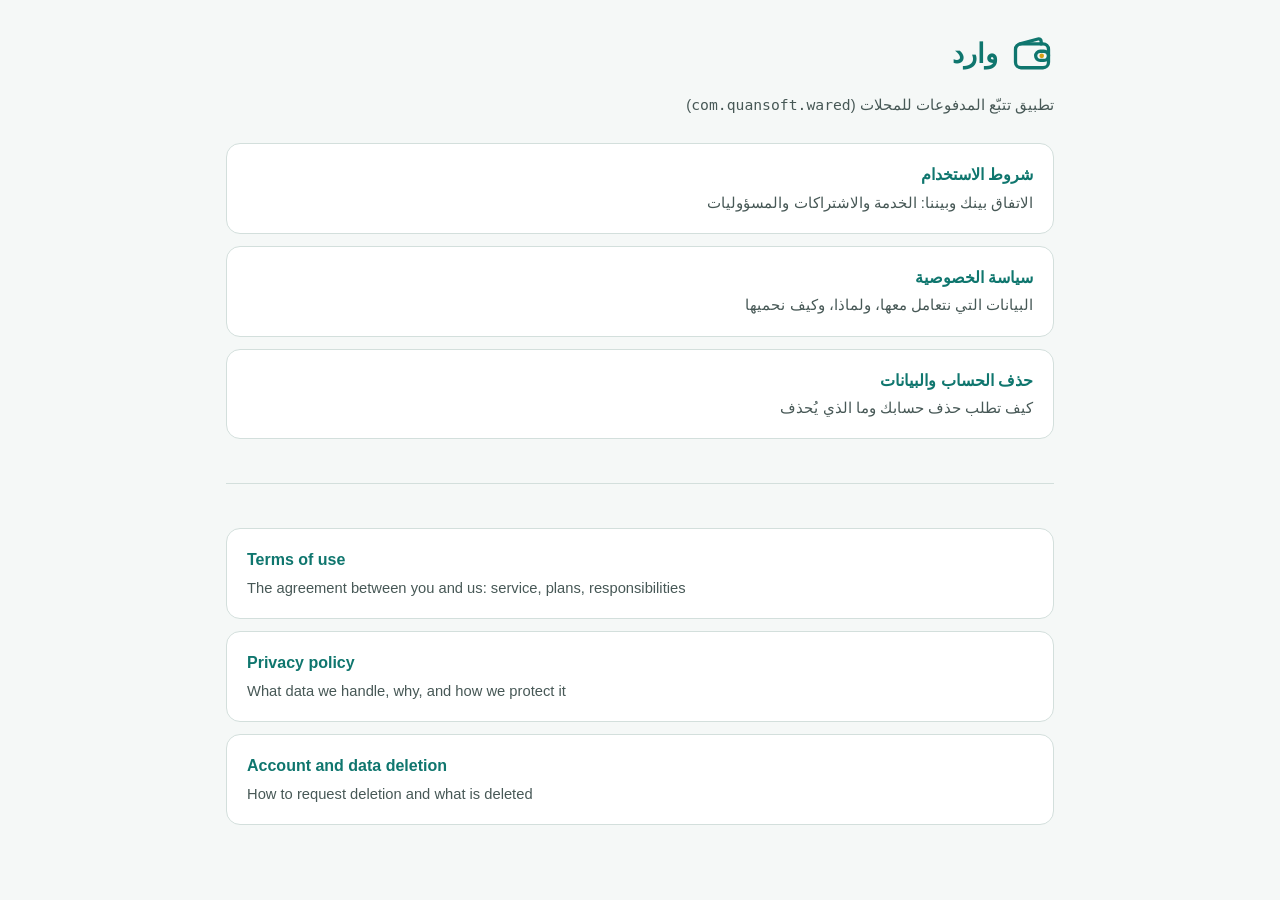
<file: index.html>
<!doctype html>
<html lang="ar" dir="rtl">
<head>
<meta charset="utf-8">
<meta name="viewport" content="width=device-width, initial-scale=1">
<title>وارد: السياسات</title>
<link rel="icon" href="assets/wallet.svg" type="image/svg+xml">
<link rel="stylesheet" href="assets/legal.css">
</head>
<body>
<main>
<header class="brand"><img src="assets/wallet.svg" alt=""><h1>وارد</h1></header>
<p class="muted">تطبيق تتبّع المدفوعات للمحلات (<code>com.quansoft.wared</code>)</p>
<nav class="links">
  <a href="terms/">شروط الاستخدام<span>الاتفاق بينك وبيننا: الخدمة والاشتراكات والمسؤوليات</span></a>
  <a href="privacy/">سياسة الخصوصية<span>البيانات التي نتعامل معها، ولماذا، وكيف نحميها</span></a>
  <a href="delete/">حذف الحساب والبيانات<span>كيف تطلب حذف حسابك وما الذي يُحذف</span></a>
</nav>
<hr>
<div class="en">
<nav class="links">
  <a href="terms/">Terms of use<span>The agreement between you and us: service, plans, responsibilities</span></a>
  <a href="privacy/">Privacy policy<span>What data we handle, why, and how we protect it</span></a>
  <a href="delete/">Account and data deletion<span>How to request deletion and what is deleted</span></a>
</nav>
</div>
</main>
</body>
</html>
</file>
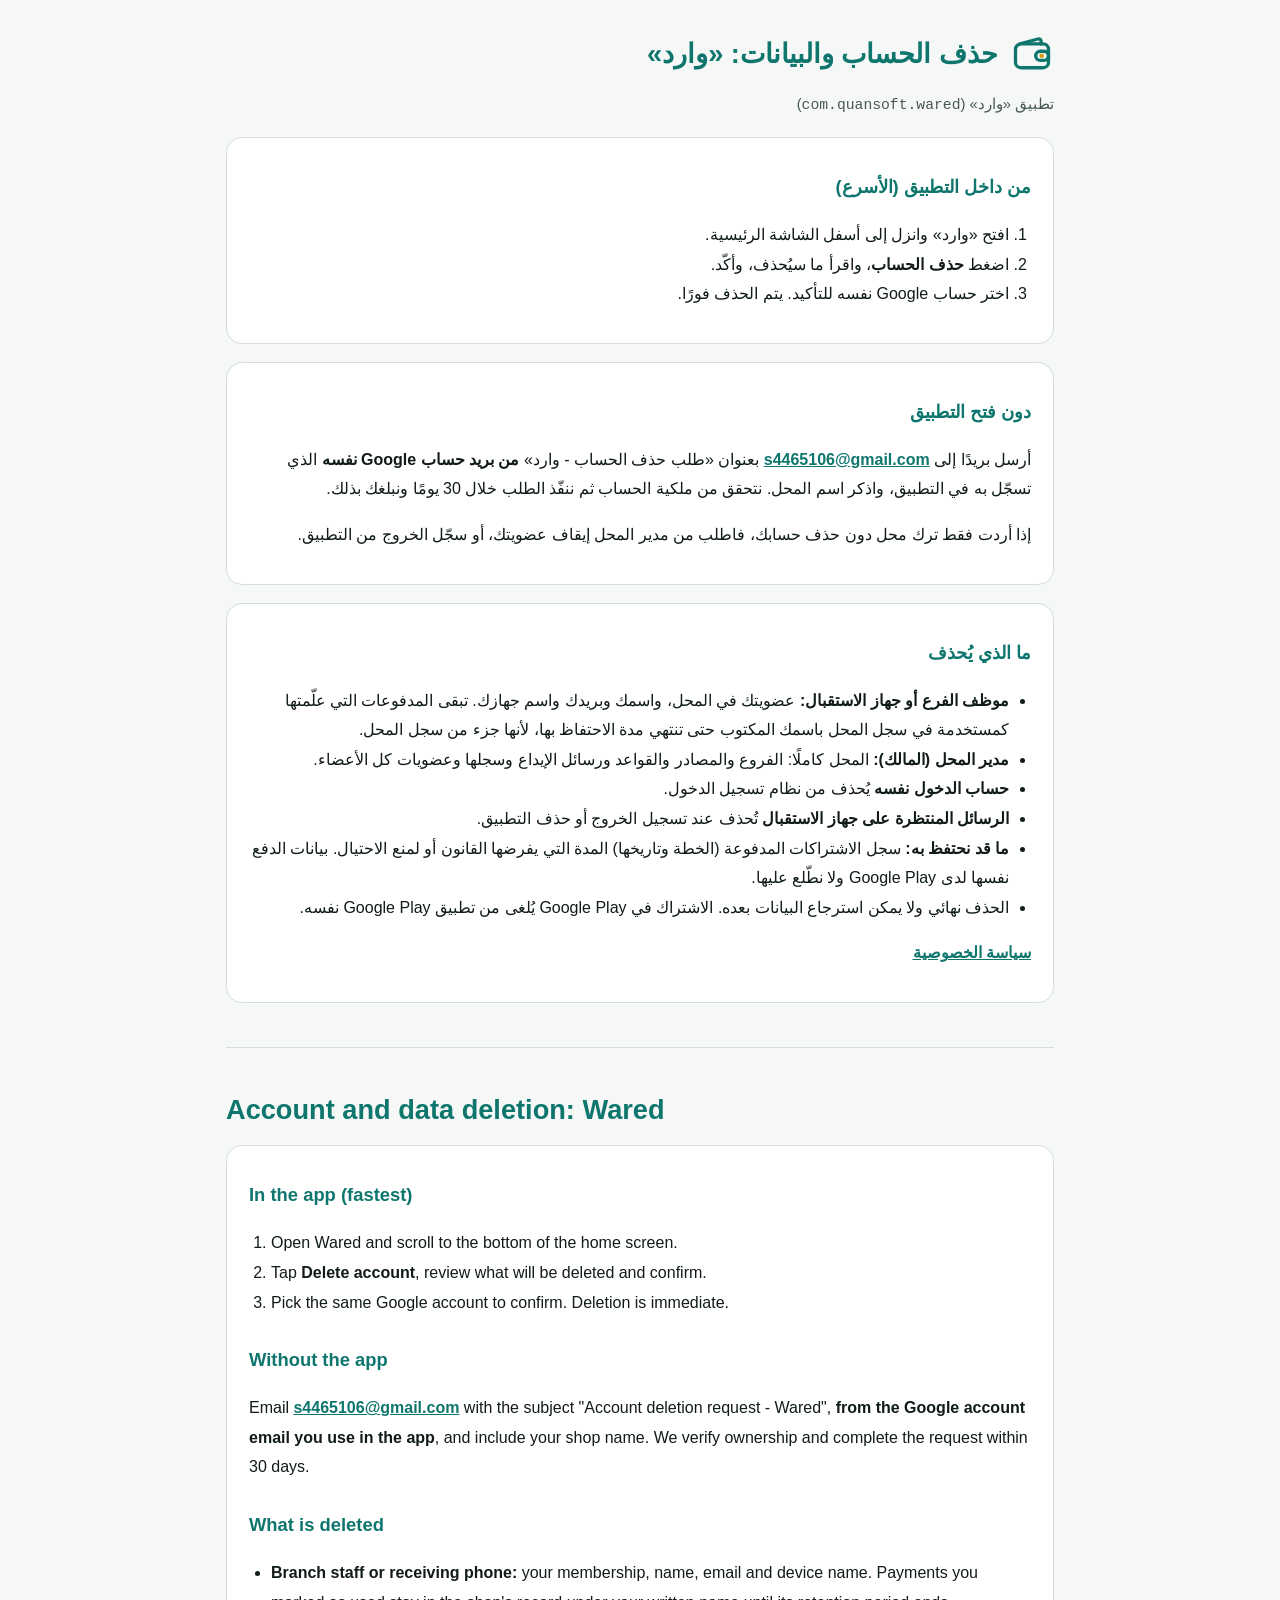
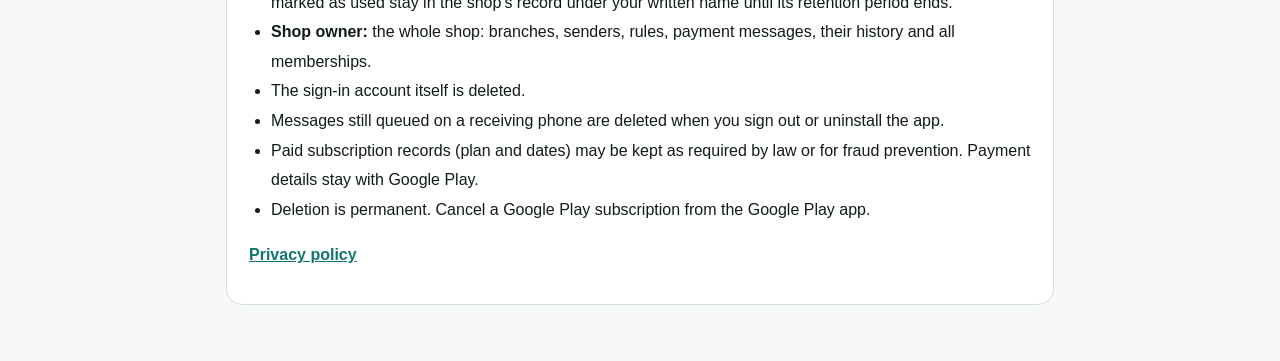
<file: delete/index.html>
<!doctype html>
<html lang="ar" dir="rtl">
<head>
<meta charset="utf-8">
<meta name="viewport" content="width=device-width, initial-scale=1">
<title>حذف الحساب والبيانات: وارد</title>
<link rel="icon" href="../assets/wallet.svg" type="image/svg+xml">
<link rel="stylesheet" href="../assets/legal.css">
</head>
<body>
<main>
<header class="brand"><img src="../assets/wallet.svg" alt=""><h1>حذف الحساب والبيانات: «وارد»</h1></header>
<p class="muted">تطبيق «وارد» (<code>com.quansoft.wared</code>)</p>

<section>
<h2>من داخل التطبيق (الأسرع)</h2>
<ol>
  <li>افتح «وارد» وانزل إلى أسفل الشاشة الرئيسية.</li>
  <li>اضغط <b>حذف الحساب</b>، واقرأ ما سيُحذف، وأكّد.</li>
  <li>اختر حساب Google نفسه للتأكيد. يتم الحذف فورًا.</li>
</ol>
</section>

<section>
<h2>دون فتح التطبيق</h2>
<p>أرسل بريدًا إلى <a href="mailto:s4465106@gmail.com?subject=%D8%B7%D9%84%D8%A8%20%D8%AD%D8%B0%D9%81%20%D8%A7%D9%84%D8%AD%D8%B3%D8%A7%D8%A8%20-%20%D9%88%D8%A7%D8%B1%D8%AF">s4465106@gmail.com</a>
  بعنوان «طلب حذف الحساب - وارد» <b>من بريد حساب Google نفسه</b> الذي تسجّل به في التطبيق، واذكر اسم المحل.
  نتحقق من ملكية الحساب ثم ننفّذ الطلب خلال 30 يومًا ونبلغك بذلك.</p>
<p>إذا أردت فقط ترك محل دون حذف حسابك، فاطلب من مدير المحل إيقاف عضويتك، أو سجّل الخروج من التطبيق.</p>
</section>

<section>
<h2>ما الذي يُحذف</h2>
<ul>
  <li><b>موظف الفرع أو جهاز الاستقبال:</b> عضويتك في المحل، واسمك وبريدك واسم جهازك. تبقى المدفوعات التي علّمتها كمستخدمة في سجل المحل باسمك المكتوب حتى تنتهي مدة الاحتفاظ بها، لأنها جزء من سجل المحل.</li>
  <li><b>مدير المحل (المالك):</b> المحل كاملًا: الفروع والمصادر والقواعد ورسائل الإيداع وسجلها وعضويات كل الأعضاء.</li>
  <li><b>حساب الدخول نفسه</b> يُحذف من نظام تسجيل الدخول.</li>
  <li><b>الرسائل المنتظرة على جهاز الاستقبال</b> تُحذف عند تسجيل الخروج أو حذف التطبيق.</li>
  <li><b>ما قد نحتفظ به:</b> سجل الاشتراكات المدفوعة (الخطة وتاريخها) المدة التي يفرضها القانون أو لمنع الاحتيال. بيانات الدفع نفسها لدى Google Play ولا نطّلع عليها.</li>
  <li>الحذف نهائي ولا يمكن استرجاع البيانات بعده. الاشتراك في Google Play يُلغى من تطبيق Google Play نفسه.</li>
</ul>
<p><a href="../privacy/">سياسة الخصوصية</a></p>
</section>

<hr>

<div class="en">
<h1>Account and data deletion: Wared</h1>
<section>
<h2>In the app (fastest)</h2>
<ol><li>Open Wared and scroll to the bottom of the home screen.</li><li>Tap <b>Delete account</b>, review what will be deleted and confirm.</li><li>Pick the same Google account to confirm. Deletion is immediate.</li></ol>
<h2>Without the app</h2>
<p>Email <a href="mailto:s4465106@gmail.com?subject=Account%20deletion%20request%20-%20Wared">s4465106@gmail.com</a> with the subject "Account deletion request - Wared", <b>from the Google account email you use in the app</b>, and include your shop name. We verify ownership and complete the request within 30 days.</p>
<h2>What is deleted</h2>
<ul>
  <li><b>Branch staff or receiving phone:</b> your membership, name, email and device name. Payments you marked as used stay in the shop's record under your written name until its retention period ends.</li>
  <li><b>Shop owner:</b> the whole shop: branches, senders, rules, payment messages, their history and all memberships.</li>
  <li>The sign-in account itself is deleted.</li>
  <li>Messages still queued on a receiving phone are deleted when you sign out or uninstall the app.</li>
  <li>Paid subscription records (plan and dates) may be kept as required by law or for fraud prevention. Payment details stay with Google Play.</li>
  <li>Deletion is permanent. Cancel a Google Play subscription from the Google Play app.</li>
</ul>
<p><a href="../privacy/">Privacy policy</a></p>
</section>
</div>
</main>
</body>
</html>
</file>
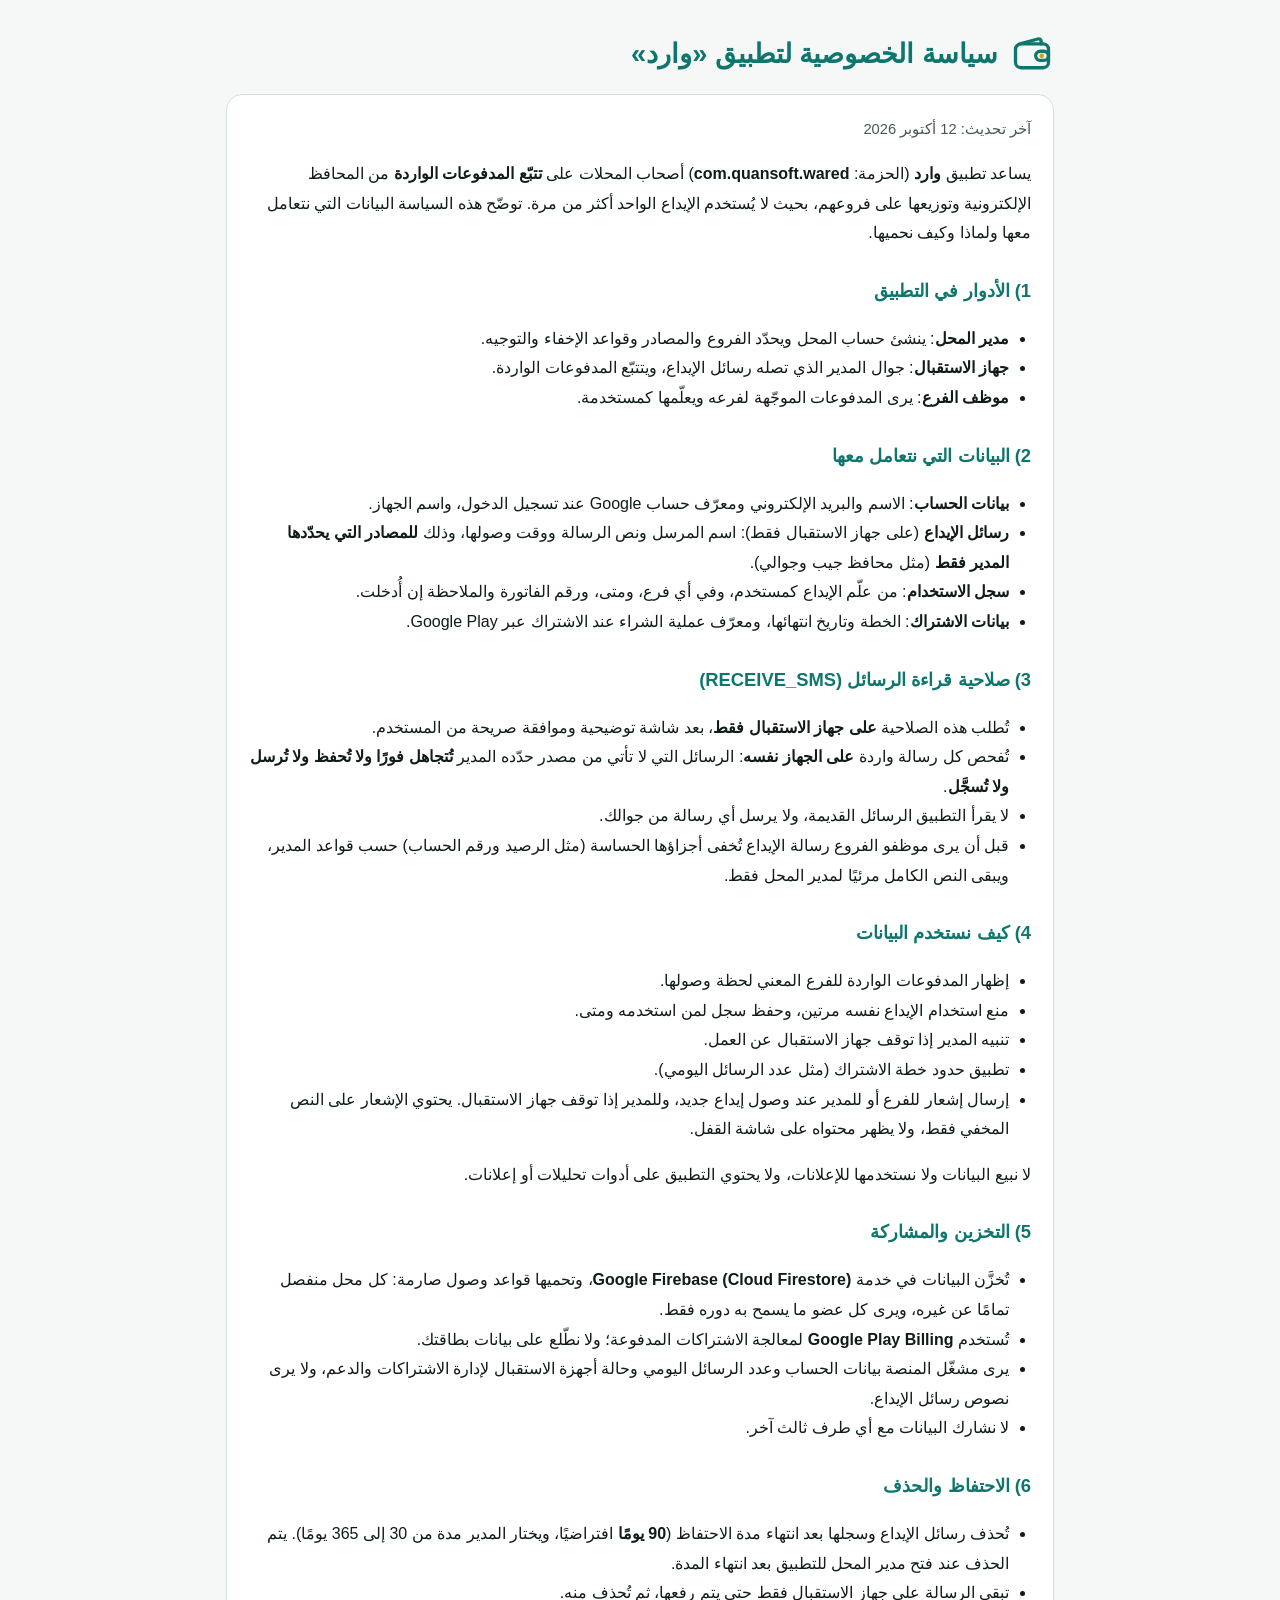
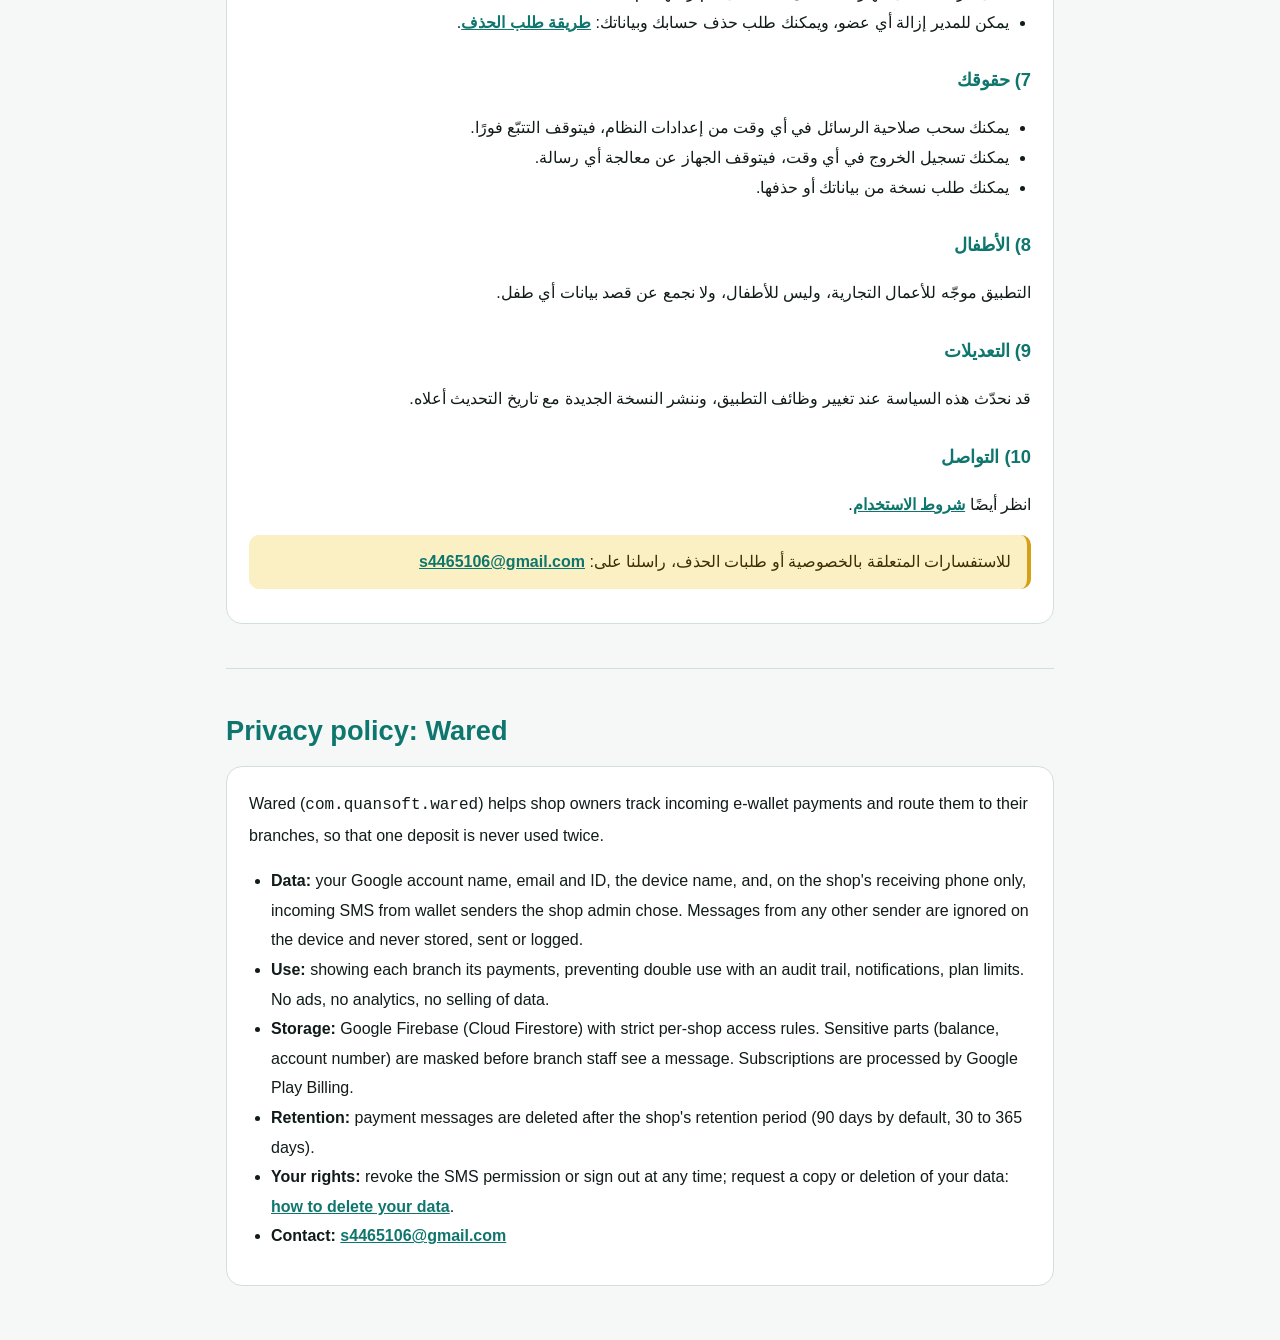
<file: privacy/index.html>
<!doctype html>
<html lang="ar" dir="rtl">
<head>
<meta charset="utf-8">
<meta name="viewport" content="width=device-width, initial-scale=1">
<title>سياسة الخصوصية: وارد</title>
<link rel="icon" href="../assets/wallet.svg" type="image/svg+xml">
<link rel="stylesheet" href="../assets/legal.css">
</head>
<body>
<main>
<header class="brand"><img src="../assets/wallet.svg" alt=""><h1>سياسة الخصوصية لتطبيق «وارد»</h1></header>
<section>
<p class="meta">آخر تحديث: 12 أكتوبر 2026</p>

    <p>
      يساعد تطبيق <strong>وارد</strong> (الحزمة: <strong>com.quansoft.wared</strong>) أصحاب المحلات
      على <strong>تتبّع المدفوعات الواردة</strong> من المحافظ الإلكترونية وتوزيعها على فروعهم، بحيث لا يُستخدم الإيداع
      الواحد أكثر من مرة. توضّح هذه السياسة البيانات التي نتعامل معها ولماذا وكيف نحميها.
    </p>

    <h2>1) الأدوار في التطبيق</h2>
    <ul>
      <li><strong>مدير المحل</strong>: ينشئ حساب المحل ويحدّد الفروع والمصادر وقواعد الإخفاء والتوجيه.</li>
      <li><strong>جهاز الاستقبال</strong>: جوال المدير الذي تصله رسائل الإيداع، ويتتبّع المدفوعات الواردة.</li>
      <li><strong>موظف الفرع</strong>: يرى المدفوعات الموجّهة لفرعه ويعلّمها كمستخدمة.</li>
    </ul>

    <h2>2) البيانات التي نتعامل معها</h2>
    <ul>
      <li><strong>بيانات الحساب</strong>: الاسم والبريد الإلكتروني ومعرّف حساب Google عند تسجيل الدخول، واسم الجهاز.</li>
      <li><strong>رسائل الإيداع</strong> (على جهاز الاستقبال فقط): اسم المرسل ونص الرسالة ووقت وصولها، وذلك
        <strong>للمصادر التي يحدّدها المدير فقط</strong> (مثل محافظ جيب وجوالي).</li>
      <li><strong>سجل الاستخدام</strong>: من علّم الإيداع كمستخدم، وفي أي فرع، ومتى، ورقم الفاتورة والملاحظة إن أُدخلت.</li>
      <li><strong>بيانات الاشتراك</strong>: الخطة وتاريخ انتهائها، ومعرّف عملية الشراء عند الاشتراك عبر Google Play.</li>
    </ul>

    <h2>3) صلاحية قراءة الرسائل (RECEIVE_SMS)</h2>
    <ul>
      <li>تُطلب هذه الصلاحية <strong>على جهاز الاستقبال فقط</strong>، بعد شاشة توضيحية وموافقة صريحة من المستخدم.</li>
      <li>تُفحص كل رسالة واردة <strong>على الجهاز نفسه</strong>: الرسائل التي لا تأتي من مصدر حدّده المدير
        <strong>تُتجاهل فورًا ولا تُحفظ ولا تُرسل ولا تُسجَّل</strong>.</li>
      <li>لا يقرأ التطبيق الرسائل القديمة، ولا يرسل أي رسالة من جوالك.</li>
      <li>قبل أن يرى موظفو الفروع رسالة الإيداع تُخفى أجزاؤها الحساسة (مثل الرصيد ورقم الحساب) حسب قواعد المدير،
        ويبقى النص الكامل مرئيًا لمدير المحل فقط.</li>
    </ul>

    <h2>4) كيف نستخدم البيانات</h2>
    <ul>
      <li>إظهار المدفوعات الواردة للفرع المعني لحظة وصولها.</li>
      <li>منع استخدام الإيداع نفسه مرتين، وحفظ سجل لمن استخدمه ومتى.</li>
      <li>تنبيه المدير إذا توقف جهاز الاستقبال عن العمل.</li>
      <li>تطبيق حدود خطة الاشتراك (مثل عدد الرسائل اليومي).</li>
      <li>إرسال إشعار للفرع أو للمدير عند وصول إيداع جديد، وللمدير إذا توقف جهاز الاستقبال. يحتوي الإشعار على النص المخفي فقط، ولا يظهر محتواه على شاشة القفل.</li>
    </ul>
    <p>لا نبيع البيانات ولا نستخدمها للإعلانات، ولا يحتوي التطبيق على أدوات تحليلات أو إعلانات.</p>

    <h2>5) التخزين والمشاركة</h2>
    <ul>
      <li>تُخزَّن البيانات في خدمة <strong>Google Firebase (Cloud Firestore)</strong>، وتحميها قواعد وصول صارمة:
        كل محل منفصل تمامًا عن غيره، ويرى كل عضو ما يسمح به دوره فقط.</li>
      <li>تُستخدم <strong>Google Play Billing</strong> لمعالجة الاشتراكات المدفوعة؛ ولا نطّلع على بيانات بطاقتك.</li>
      <li>يرى مشغّل المنصة بيانات الحساب وعدد الرسائل اليومي وحالة أجهزة الاستقبال لإدارة الاشتراكات والدعم، ولا يرى نصوص رسائل الإيداع.</li>
      <li>لا نشارك البيانات مع أي طرف ثالث آخر.</li>
    </ul>

    <h2>6) الاحتفاظ والحذف</h2>
    <ul>
      <li>تُحذف رسائل الإيداع وسجلها بعد انتهاء مدة الاحتفاظ (<strong>90 يومًا</strong> افتراضيًا، ويختار المدير مدة من 30 إلى 365 يومًا). يتم الحذف عند فتح مدير المحل للتطبيق بعد انتهاء المدة.</li>
      <li>تبقى الرسالة على جهاز الاستقبال فقط حتى يتم رفعها، ثم تُحذف منه.</li>
      <li>يمكن للمدير إزالة أي عضو، ويمكنك طلب حذف حسابك وبياناتك: <a href="../delete/">طريقة طلب الحذف</a>.</li>
    </ul>

    <h2>7) حقوقك</h2>
    <ul>
      <li>يمكنك سحب صلاحية الرسائل في أي وقت من إعدادات النظام، فيتوقف التتبّع فورًا.</li>
      <li>يمكنك تسجيل الخروج في أي وقت، فيتوقف الجهاز عن معالجة أي رسالة.</li>
      <li>يمكنك طلب نسخة من بياناتك أو حذفها.</li>
    </ul>

    <h2>8) الأطفال</h2>
    <p>التطبيق موجّه للأعمال التجارية، وليس للأطفال، ولا نجمع عن قصد بيانات أي طفل.</p>

    <h2>9) التعديلات</h2>
    <p>قد نحدّث هذه السياسة عند تغيير وظائف التطبيق، وننشر النسخة الجديدة مع تاريخ التحديث أعلاه.</p>

    <h2>10) التواصل</h2>
    <p>انظر أيضًا <a href="../terms/">شروط الاستخدام</a>.</p>
    <p class="note">
      للاستفسارات المتعلقة بالخصوصية أو طلبات الحذف، راسلنا على: <a href="mailto:s4465106@gmail.com">s4465106@gmail.com</a>
    </p>
</section>

<hr>
<div class="en">
<h1>Privacy policy: Wared</h1>
<section>
<p>Wared (<code>com.quansoft.wared</code>) helps shop owners track incoming e-wallet payments and route them to their branches, so that one deposit is never used twice.</p>
<ul>
  <li><b>Data:</b> your Google account name, email and ID, the device name, and, on the shop's receiving phone only, incoming SMS from wallet senders the shop admin chose. Messages from any other sender are ignored on the device and never stored, sent or logged.</li>
  <li><b>Use:</b> showing each branch its payments, preventing double use with an audit trail, notifications, plan limits. No ads, no analytics, no selling of data.</li>
  <li><b>Storage:</b> Google Firebase (Cloud Firestore) with strict per-shop access rules. Sensitive parts (balance, account number) are masked before branch staff see a message. Subscriptions are processed by Google Play Billing.</li>
  <li><b>Retention:</b> payment messages are deleted after the shop's retention period (90 days by default, 30 to 365 days).</li>
  <li><b>Your rights:</b> revoke the SMS permission or sign out at any time; request a copy or deletion of your data: <a href="../delete/">how to delete your data</a>.</li>
  <li><b>Contact:</b> <a href="mailto:s4465106@gmail.com">s4465106@gmail.com</a></li>
</ul>
</section>
</div>

</main>
</body>
</html>
</file>
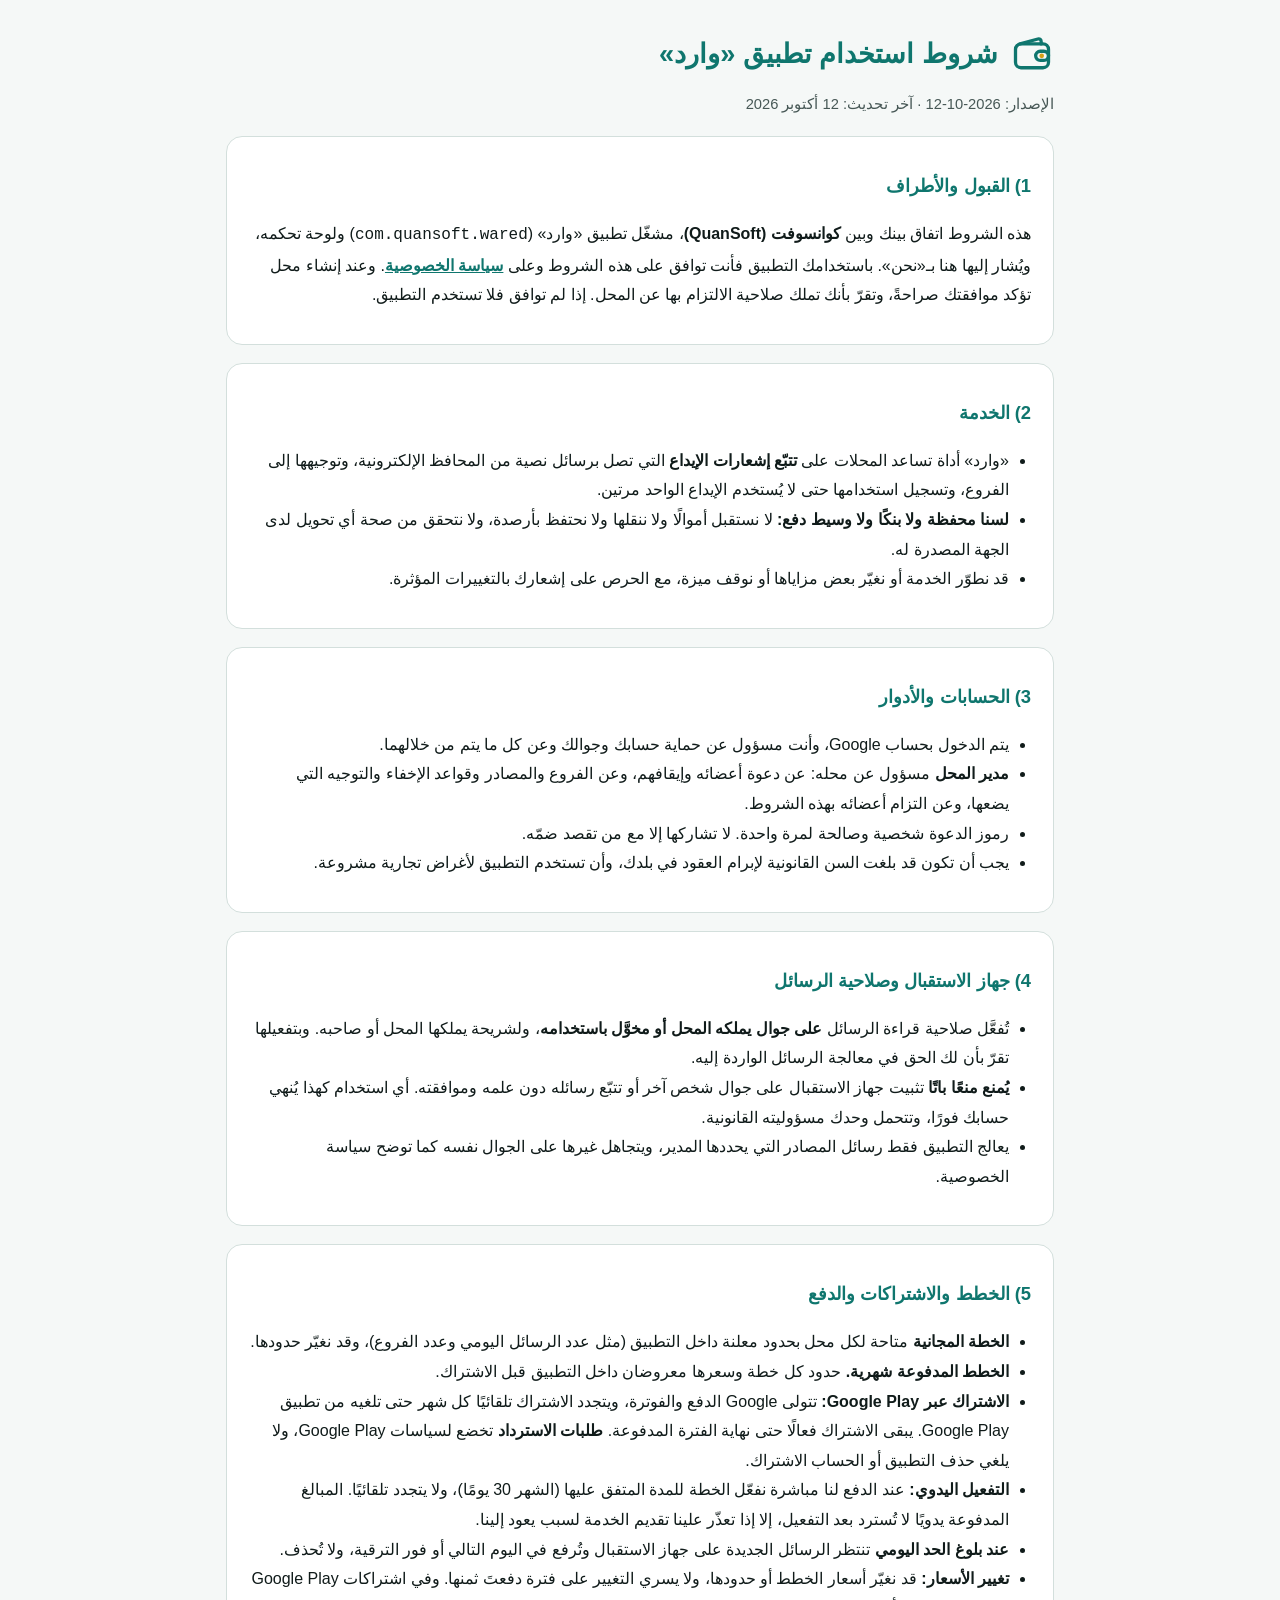
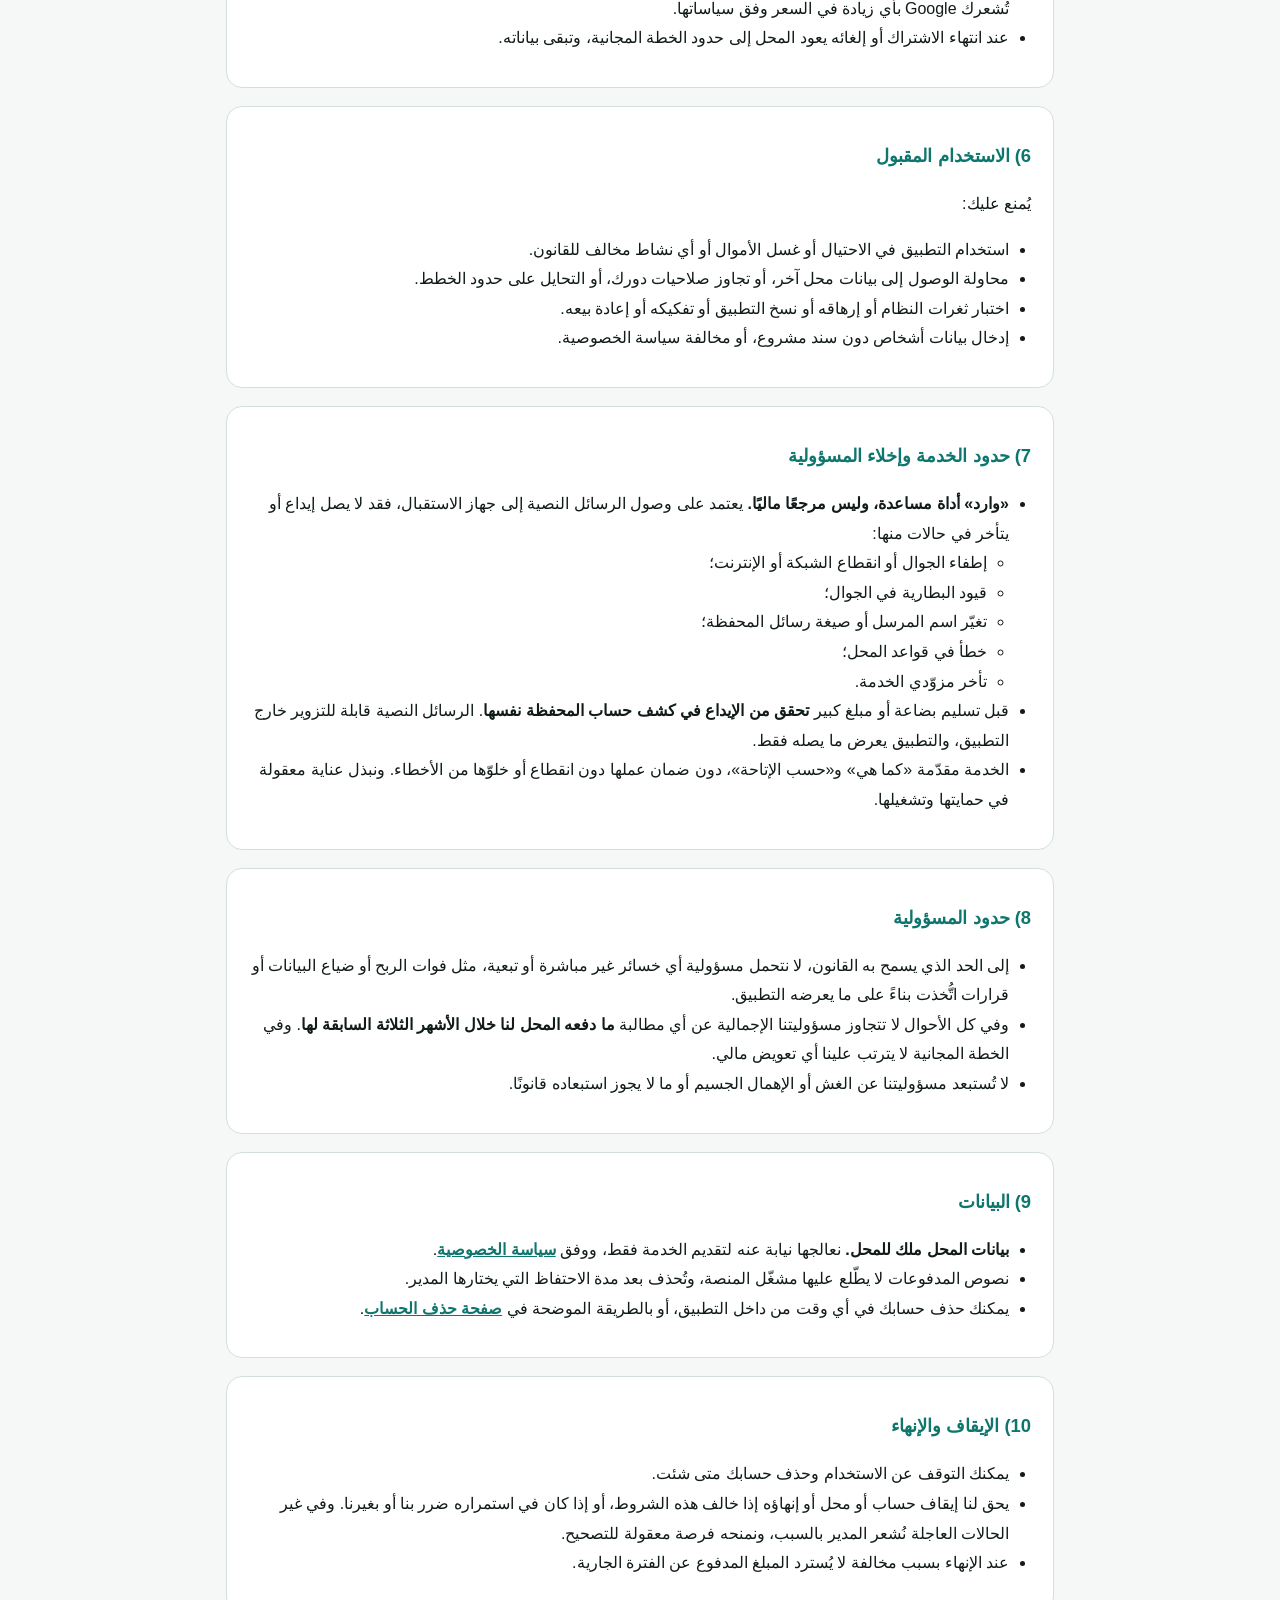
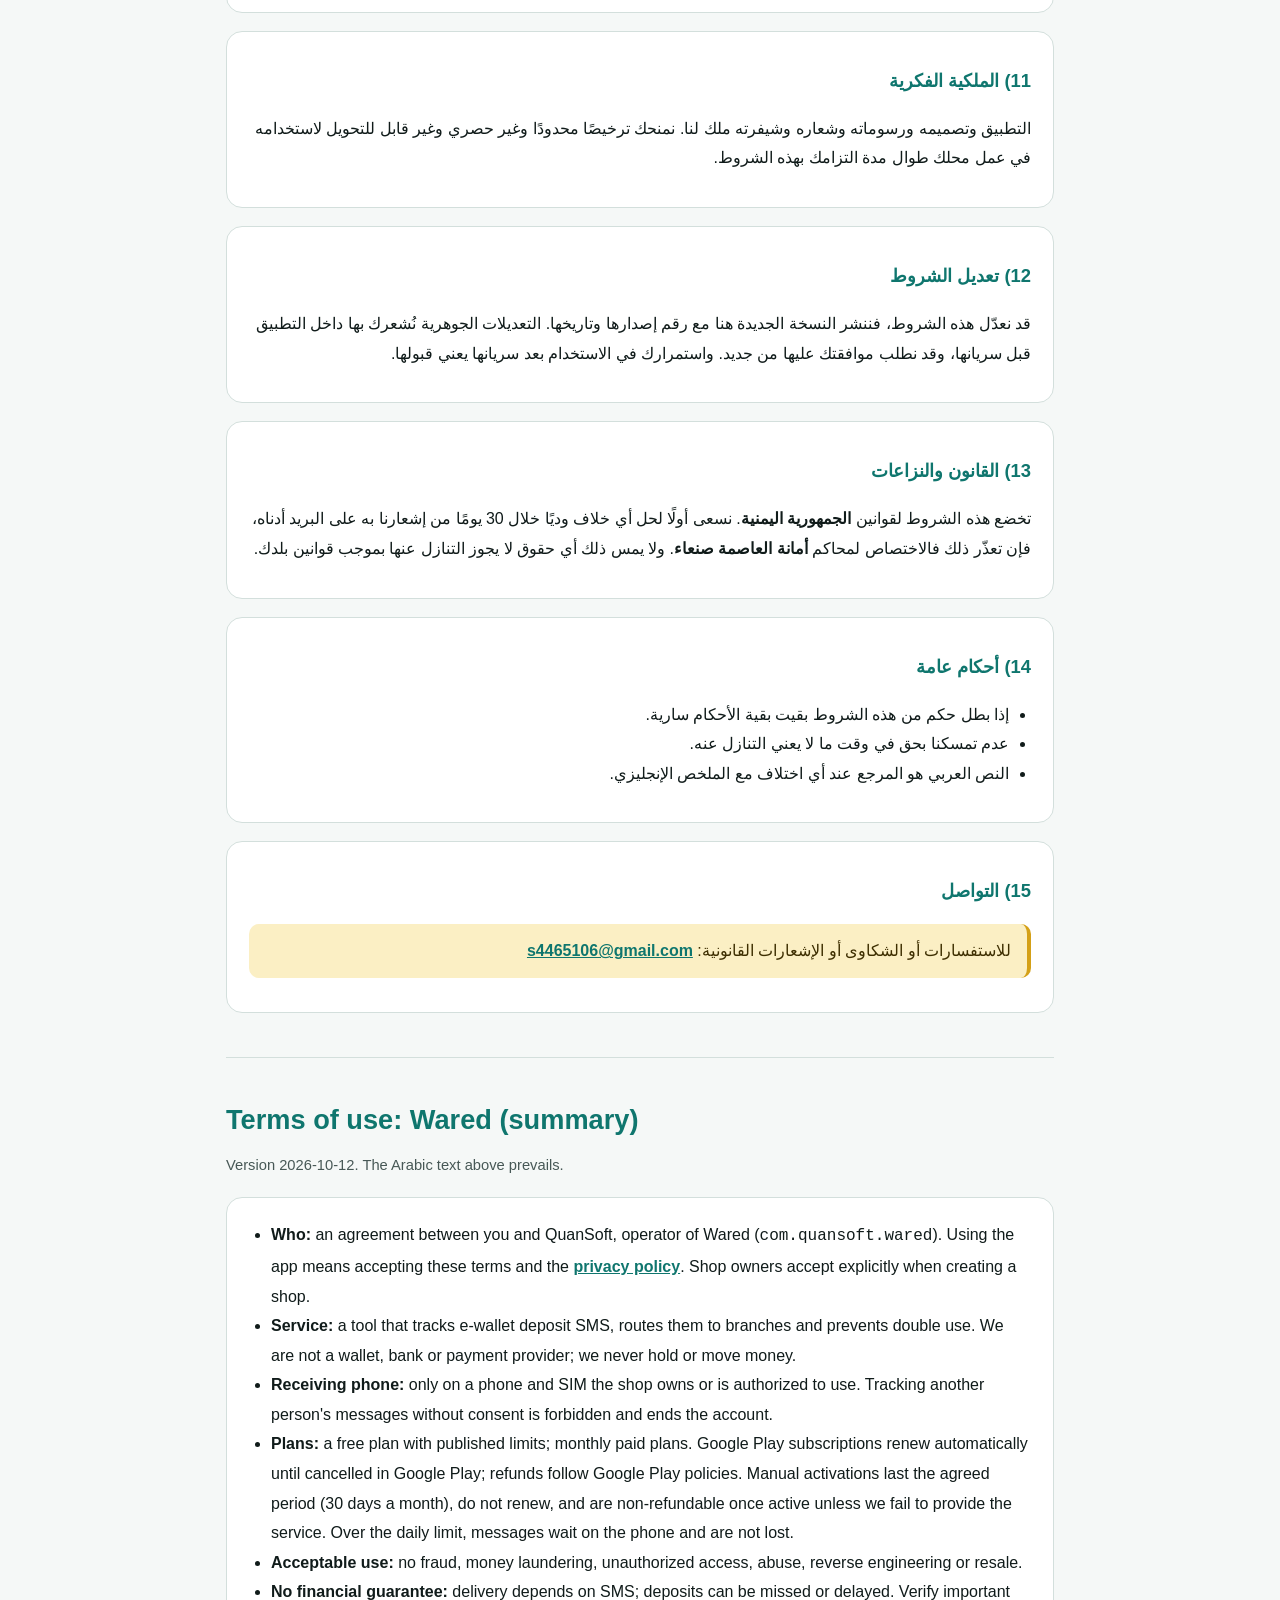
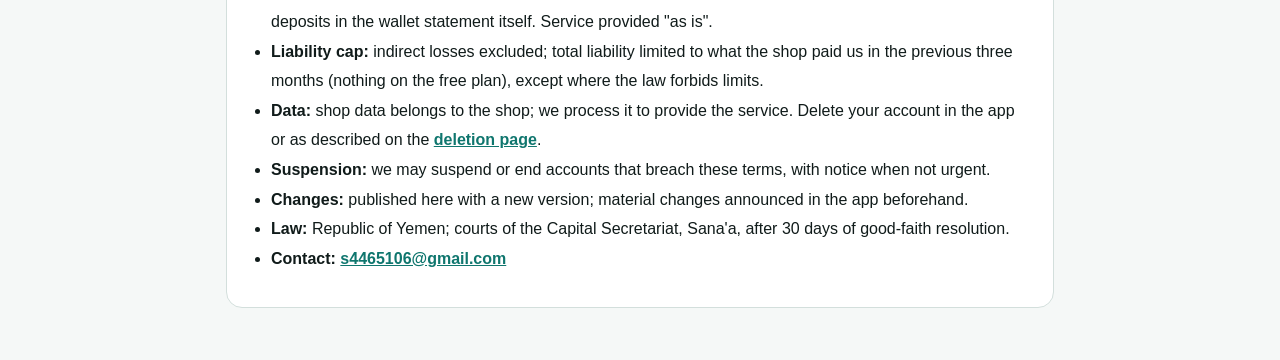
<file: terms/index.html>
<!doctype html>
<html lang="ar" dir="rtl">
<head>
<meta charset="utf-8">
<meta name="viewport" content="width=device-width, initial-scale=1">
<title>شروط الاستخدام: وارد</title>
<link rel="icon" href="../assets/wallet.svg" type="image/svg+xml">
<link rel="stylesheet" href="../assets/legal.css">
</head>
<body>
<main>
<header class="brand"><img src="../assets/wallet.svg" alt=""><h1>شروط استخدام تطبيق «وارد»</h1></header>
<p class="meta">الإصدار: 2026-10-12 · آخر تحديث: 12 أكتوبر 2026</p>

<section>
<h2>1) القبول والأطراف</h2>
<p>هذه الشروط اتفاق بينك وبين <b>كوانسوفت (QuanSoft)</b>، مشغّل تطبيق «وارد» (<code>com.quansoft.wared</code>) ولوحة تحكمه، ويُشار إليها هنا بـ«نحن».
  باستخدامك التطبيق فأنت توافق على هذه الشروط وعلى <a href="../privacy/">سياسة الخصوصية</a>. وعند إنشاء محل تؤكد موافقتك صراحةً، وتقرّ بأنك تملك صلاحية الالتزام بها عن المحل.
  إذا لم توافق فلا تستخدم التطبيق.</p>
</section>

<section>
<h2>2) الخدمة</h2>
<ul>
  <li>«وارد» أداة تساعد المحلات على <b>تتبّع إشعارات الإيداع</b> التي تصل برسائل نصية من المحافظ الإلكترونية، وتوجيهها إلى الفروع، وتسجيل استخدامها حتى لا يُستخدم الإيداع الواحد مرتين.</li>
  <li><b>لسنا محفظة ولا بنكًا ولا وسيط دفع:</b> لا نستقبل أموالًا ولا ننقلها ولا نحتفظ بأرصدة، ولا نتحقق من صحة أي تحويل لدى الجهة المصدرة له.</li>
  <li>قد نطوّر الخدمة أو نغيّر بعض مزاياها أو نوقف ميزة، مع الحرص على إشعارك بالتغييرات المؤثرة.</li>
</ul>
</section>

<section>
<h2>3) الحسابات والأدوار</h2>
<ul>
  <li>يتم الدخول بحساب Google، وأنت مسؤول عن حماية حسابك وجوالك وعن كل ما يتم من خلالهما.</li>
  <li><b>مدير المحل</b> مسؤول عن محله: عن دعوة أعضائه وإيقافهم، وعن الفروع والمصادر وقواعد الإخفاء والتوجيه التي يضعها، وعن التزام أعضائه بهذه الشروط.</li>
  <li>رموز الدعوة شخصية وصالحة لمرة واحدة. لا تشاركها إلا مع من تقصد ضمّه.</li>
  <li>يجب أن تكون قد بلغت السن القانونية لإبرام العقود في بلدك، وأن تستخدم التطبيق لأغراض تجارية مشروعة.</li>
</ul>
</section>

<section>
<h2>4) جهاز الاستقبال وصلاحية الرسائل</h2>
<ul>
  <li>تُفعَّل صلاحية قراءة الرسائل <b>على جوال يملكه المحل أو مخوَّل باستخدامه</b>، ولشريحة يملكها المحل أو صاحبه. وبتفعيلها تقرّ بأن لك الحق في معالجة الرسائل الواردة إليه.</li>
  <li><b>يُمنع منعًا باتًا</b> تثبيت جهاز الاستقبال على جوال شخص آخر أو تتبّع رسائله دون علمه وموافقته. أي استخدام كهذا يُنهي حسابك فورًا، وتتحمل وحدك مسؤوليته القانونية.</li>
  <li>يعالج التطبيق فقط رسائل المصادر التي يحددها المدير، ويتجاهل غيرها على الجوال نفسه كما توضح سياسة الخصوصية.</li>
</ul>
</section>

<section>
<h2>5) الخطط والاشتراكات والدفع</h2>
<ul>
  <li><b>الخطة المجانية</b> متاحة لكل محل بحدود معلنة داخل التطبيق (مثل عدد الرسائل اليومي وعدد الفروع)، وقد نغيّر حدودها.</li>
  <li><b>الخطط المدفوعة شهرية.</b> حدود كل خطة وسعرها معروضان داخل التطبيق قبل الاشتراك.</li>
  <li><b>الاشتراك عبر Google Play:</b> تتولى Google الدفع والفوترة، ويتجدد الاشتراك تلقائيًا كل شهر حتى تلغيه من تطبيق Google Play. يبقى الاشتراك فعالًا حتى نهاية الفترة المدفوعة. <b>طلبات الاسترداد</b> تخضع لسياسات Google Play، ولا يلغي حذف التطبيق أو الحساب الاشتراك.</li>
  <li><b>التفعيل اليدوي:</b> عند الدفع لنا مباشرة نفعّل الخطة للمدة المتفق عليها (الشهر 30 يومًا)، ولا يتجدد تلقائيًا. المبالغ المدفوعة يدويًا لا تُسترد بعد التفعيل، إلا إذا تعذّر علينا تقديم الخدمة لسبب يعود إلينا.</li>
  <li><b>عند بلوغ الحد اليومي</b> تنتظر الرسائل الجديدة على جهاز الاستقبال وتُرفع في اليوم التالي أو فور الترقية، ولا تُحذف.</li>
  <li><b>تغيير الأسعار:</b> قد نغيّر أسعار الخطط أو حدودها، ولا يسري التغيير على فترة دفعتَ ثمنها. وفي اشتراكات Google Play تُشعرك Google بأي زيادة في السعر وفق سياساتها.</li>
  <li>عند انتهاء الاشتراك أو إلغائه يعود المحل إلى حدود الخطة المجانية، وتبقى بياناته.</li>
</ul>
</section>

<section>
<h2>6) الاستخدام المقبول</h2>
<p>يُمنع عليك:</p>
<ul>
  <li>استخدام التطبيق في الاحتيال أو غسل الأموال أو أي نشاط مخالف للقانون.</li>
  <li>محاولة الوصول إلى بيانات محل آخر، أو تجاوز صلاحيات دورك، أو التحايل على حدود الخطط.</li>
  <li>اختبار ثغرات النظام أو إرهاقه أو نسخ التطبيق أو تفكيكه أو إعادة بيعه.</li>
  <li>إدخال بيانات أشخاص دون سند مشروع، أو مخالفة سياسة الخصوصية.</li>
</ul>
</section>

<section>
<h2>7) حدود الخدمة وإخلاء المسؤولية</h2>
<ul>
  <li><b>«وارد» أداة مساعدة، وليس مرجعًا ماليًا.</b> يعتمد على وصول الرسائل النصية إلى جهاز الاستقبال، فقد لا يصل إيداع أو يتأخر في حالات منها:
    <ul>
      <li>إطفاء الجوال أو انقطاع الشبكة أو الإنترنت؛</li>
      <li>قيود البطارية في الجوال؛</li>
      <li>تغيّر اسم المرسل أو صيغة رسائل المحفظة؛</li>
      <li>خطأ في قواعد المحل؛</li>
      <li>تأخر مزوّدي الخدمة.</li>
    </ul></li>
  <li>قبل تسليم بضاعة أو مبلغ كبير <b>تحقق من الإيداع في كشف حساب المحفظة نفسها</b>. الرسائل النصية قابلة للتزوير خارج التطبيق، والتطبيق يعرض ما يصله فقط.</li>
  <li>الخدمة مقدّمة «كما هي» و«حسب الإتاحة»، دون ضمان عملها دون انقطاع أو خلوّها من الأخطاء. ونبذل عناية معقولة في حمايتها وتشغيلها.</li>
</ul>
</section>

<section>
<h2>8) حدود المسؤولية</h2>
<ul>
  <li>إلى الحد الذي يسمح به القانون، لا نتحمل مسؤولية أي خسائر غير مباشرة أو تبعية، مثل فوات الربح أو ضياع البيانات أو قرارات اتُّخذت بناءً على ما يعرضه التطبيق.</li>
  <li>وفي كل الأحوال لا تتجاوز مسؤوليتنا الإجمالية عن أي مطالبة <b>ما دفعه المحل لنا خلال الأشهر الثلاثة السابقة لها</b>. وفي الخطة المجانية لا يترتب علينا أي تعويض مالي.</li>
  <li>لا تُستبعد مسؤوليتنا عن الغش أو الإهمال الجسيم أو ما لا يجوز استبعاده قانونًا.</li>
</ul>
</section>

<section>
<h2>9) البيانات</h2>
<ul>
  <li><b>بيانات المحل ملك للمحل.</b> نعالجها نيابة عنه لتقديم الخدمة فقط، ووفق <a href="../privacy/">سياسة الخصوصية</a>.</li>
  <li>نصوص المدفوعات لا يطّلع عليها مشغّل المنصة، وتُحذف بعد مدة الاحتفاظ التي يختارها المدير.</li>
  <li>يمكنك حذف حسابك في أي وقت من داخل التطبيق، أو بالطريقة الموضحة في <a href="../delete/">صفحة حذف الحساب</a>.</li>
</ul>
</section>

<section>
<h2>10) الإيقاف والإنهاء</h2>
<ul>
  <li>يمكنك التوقف عن الاستخدام وحذف حسابك متى شئت.</li>
  <li>يحق لنا إيقاف حساب أو محل أو إنهاؤه إذا خالف هذه الشروط، أو إذا كان في استمراره ضرر بنا أو بغيرنا. وفي غير الحالات العاجلة نُشعر المدير بالسبب، ونمنحه فرصة معقولة للتصحيح.</li>
  <li>عند الإنهاء بسبب مخالفة لا يُسترد المبلغ المدفوع عن الفترة الجارية.</li>
</ul>
</section>

<section>
<h2>11) الملكية الفكرية</h2>
<p>التطبيق وتصميمه ورسوماته وشعاره وشيفرته ملك لنا. نمنحك ترخيصًا محدودًا وغير حصري وغير قابل للتحويل لاستخدامه في عمل محلك طوال مدة التزامك بهذه الشروط.</p>
</section>

<section>
<h2>12) تعديل الشروط</h2>
<p>قد نعدّل هذه الشروط، فننشر النسخة الجديدة هنا مع رقم إصدارها وتاريخها. التعديلات الجوهرية نُشعرك بها داخل التطبيق قبل سريانها، وقد نطلب موافقتك عليها من جديد. واستمرارك في الاستخدام بعد سريانها يعني قبولها.</p>
</section>

<section>
<h2>13) القانون والنزاعات</h2>
<p>تخضع هذه الشروط لقوانين <b>الجمهورية اليمنية</b>. نسعى أولًا لحل أي خلاف وديًا خلال 30 يومًا من إشعارنا به على البريد أدناه، فإن تعذّر ذلك فالاختصاص لمحاكم <b>أمانة العاصمة صنعاء</b>.
  ولا يمس ذلك أي حقوق لا يجوز التنازل عنها بموجب قوانين بلدك.</p>
</section>

<section>
<h2>14) أحكام عامة</h2>
<ul>
  <li>إذا بطل حكم من هذه الشروط بقيت بقية الأحكام سارية.</li>
  <li>عدم تمسكنا بحق في وقت ما لا يعني التنازل عنه.</li>
  <li>النص العربي هو المرجع عند أي اختلاف مع الملخص الإنجليزي.</li>
</ul>
</section>

<section>
<h2>15) التواصل</h2>
<p class="note">للاستفسارات أو الشكاوى أو الإشعارات القانونية: <a href="mailto:s4465106@gmail.com">s4465106@gmail.com</a></p>
</section>

<hr>

<div class="en">
<h1>Terms of use: Wared (summary)</h1>
<p class="meta">Version 2026-10-12. The Arabic text above prevails.</p>
<section>
<ul>
  <li><b>Who:</b> an agreement between you and QuanSoft, operator of Wared (<code>com.quansoft.wared</code>). Using the app means accepting these terms and the <a href="../privacy/">privacy policy</a>. Shop owners accept explicitly when creating a shop.</li>
  <li><b>Service:</b> a tool that tracks e-wallet deposit SMS, routes them to branches and prevents double use. We are not a wallet, bank or payment provider; we never hold or move money.</li>
  <li><b>Receiving phone:</b> only on a phone and SIM the shop owns or is authorized to use. Tracking another person's messages without consent is forbidden and ends the account.</li>
  <li><b>Plans:</b> a free plan with published limits; monthly paid plans. Google Play subscriptions renew automatically until cancelled in Google Play; refunds follow Google Play policies. Manual activations last the agreed period (30 days a month), do not renew, and are non-refundable once active unless we fail to provide the service. Over the daily limit, messages wait on the phone and are not lost.</li>
  <li><b>Acceptable use:</b> no fraud, money laundering, unauthorized access, abuse, reverse engineering or resale.</li>
  <li><b>No financial guarantee:</b> delivery depends on SMS; deposits can be missed or delayed. Verify important deposits in the wallet statement itself. Service provided "as is".</li>
  <li><b>Liability cap:</b> indirect losses excluded; total liability limited to what the shop paid us in the previous three months (nothing on the free plan), except where the law forbids limits.</li>
  <li><b>Data:</b> shop data belongs to the shop; we process it to provide the service. Delete your account in the app or as described on the <a href="../delete/">deletion page</a>.</li>
  <li><b>Suspension:</b> we may suspend or end accounts that breach these terms, with notice when not urgent.</li>
  <li><b>Changes:</b> published here with a new version; material changes announced in the app beforehand.</li>
  <li><b>Law:</b> Republic of Yemen; courts of the Capital Secretariat, Sana'a, after 30 days of good-faith resolution.</li>
  <li><b>Contact:</b> <a href="mailto:s4465106@gmail.com">s4465106@gmail.com</a></li>
</ul>
</section>
</div>
</main>
</body>
</html>
</file>
<file: assets/legal.css>
/* «وارد» legal pages: the app's palette, light and dark. */
:root {
  --teal: #0F766E; --gold: #D4A017; --ink: #101B1A; --muted: #475856; --bg: #F5F8F7;
  --card: #FFFFFF; --line: #D3DFDC; --note: #FBEFC4; --on-note: #3D2E00;
}
@media (prefers-color-scheme: dark) {
  :root {
    --teal: #2DD4BF; --gold: #F2C94C; --ink: #E6F0EE; --muted: #A3B6B3; --bg: #0A1312;
    --card: #111D1C; --line: #2A3D3B; --note: #4D3A00; --on-note: #FBEFC4;
  }
}
* { box-sizing: border-box; }
body { margin: 0; background: var(--bg); color: var(--ink); font: 16px/1.85 "Segoe UI", Tahoma, Arial, sans-serif; }
main { max-width: 860px; margin: 0 auto; padding: 32px 16px 56px; }
header.brand { display: flex; align-items: center; gap: 12px; margin-bottom: 8px; }
header.brand img { width: 44px; height: 44px; }
h1 { color: var(--teal); font-size: 1.7rem; margin: 0; line-height: 1.3; }
h2 { color: var(--teal); font-size: 1.15rem; margin: 26px 0 8px; }
section { background: var(--card); border: 1px solid var(--line); border-radius: 16px; padding: 6px 22px 18px; margin-top: 18px; }
a { color: var(--teal); font-weight: 600; }
ul, ol { padding-inline-start: 22px; }
.meta, .muted { color: var(--muted); font-size: .92rem; }
.note { background: var(--note); color: var(--on-note); border-inline-start: 4px solid var(--gold); padding: 12px 16px; border-radius: 10px; }
.links { display: grid; gap: 12px; margin-top: 24px; }
.links a { display: block; background: var(--card); border: 1px solid var(--line); border-radius: 14px; padding: 16px 20px; text-decoration: none; }
.links span { display: block; color: var(--muted); font-weight: 400; font-size: .92rem; }
hr { border: 0; border-top: 1px solid var(--line); margin: 44px 0; }
.en { direction: ltr; text-align: left; }
code { direction: ltr; unicode-bidi: isolate; }
</file>
